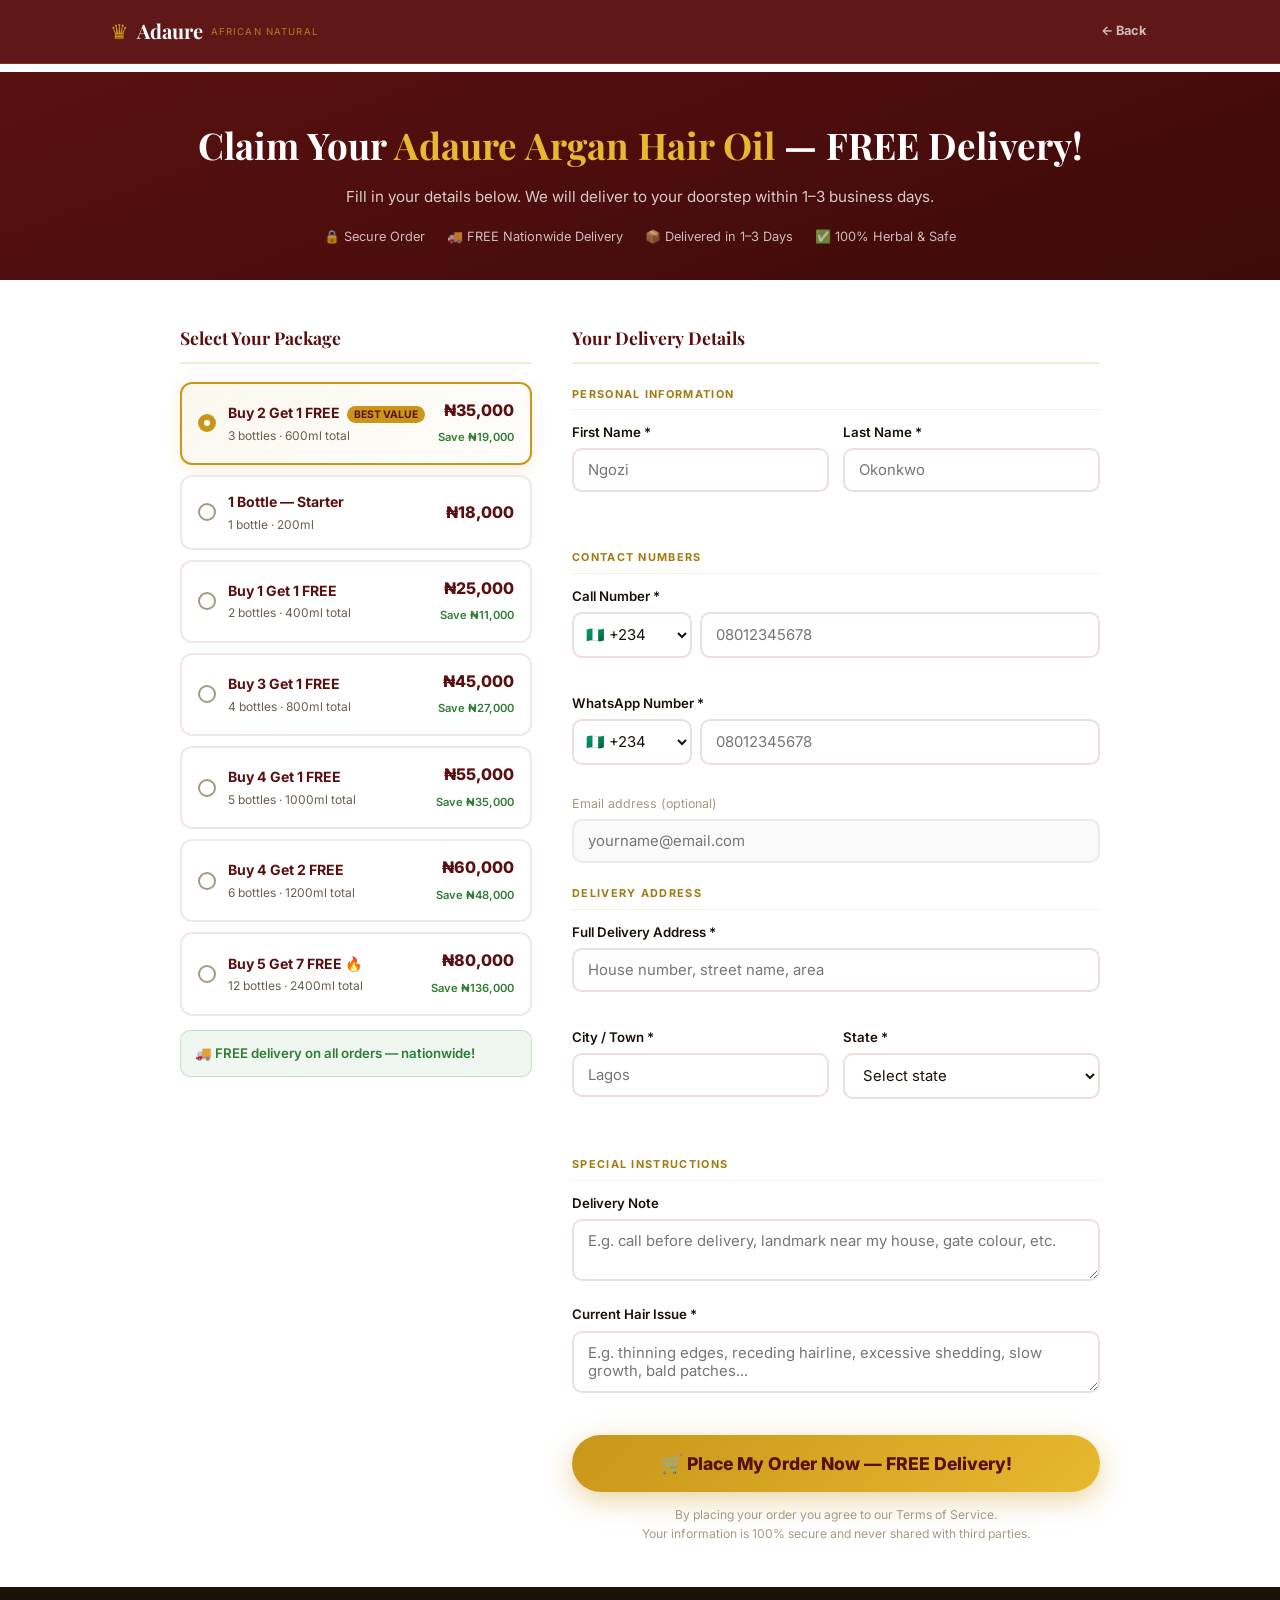
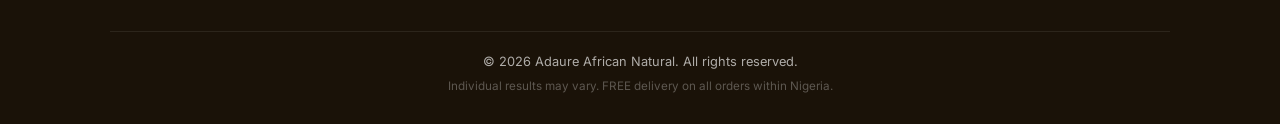
<file: order.html>
<!DOCTYPE html>
<html lang="en">
<head>
  <meta charset="UTF-8" />
  <meta name="viewport" content="width=device-width, initial-scale=1.0" />
  <title>Order — Adaure Argan Hair Oil | FREE Delivery Nationwide</title>
  <meta name="description" content="Order Adaure Moroccan Argan Hair Oil. FREE delivery across Nigeria. 1-3 business days delivery." />
  <link rel="stylesheet" href="style.css" />
  <link href="https://fonts.googleapis.com/css2?family=Playfair+Display:wght@400;600;700;800&family=Inter:wght@300;400;500;600;700&display=swap" rel="stylesheet" />
</head>
<body class="order-page">

<!-- STICKY NAV -->
<header class="sticky-nav">
  <div class="nav-inner">
    <div class="nav-brand">
      <span class="brand-crown">♛</span>
      <span class="brand-name">Adaure</span>
      <span class="brand-sub">African Natural</span>
    </div>
    <a href="index.html" class="btn btn--sm" style="color:rgba(255,255,255,0.7);font-size:0.8rem;">← Back</a>
  </div>
</header>

<!-- ORDER HERO -->
<div class="order-hero">
  <h1>Claim Your <span>Adaure Argan Hair Oil</span> — FREE Delivery!</h1>
  <p>Fill in your details below. We will deliver to your doorstep within 1–3 business days.</p>
  <div class="order-trust-chips">
    <span>🔒 Secure Order</span>
    <span>🚚 FREE Nationwide Delivery</span>
    <span>📦 Delivered in 1–3 Days</span>
    <span>✅ 100% Herbal &amp; Safe</span>
  </div>
</div>

<!-- ORDER BODY -->
<div class="order-body">

  <!-- LEFT: Package Selector -->
  <div class="pkg-col">
    <h3>Select Your Package</h3>

    <div class="pkg-opt active" data-pkg="b2g1" data-price="₦35,000" data-label="Buy 2 Get 1 FREE — 3 Bottles (600ml)" onclick="selectPkg(this)">
      <div class="pkg-radio"></div>
      <div class="pkg-info">
        <div class="pkg-name">Buy 2 Get 1 FREE <span class="pkg-pop">BEST VALUE</span></div>
        <div class="pkg-desc">3 bottles · 600ml total</div>
      </div>
      <div class="pkg-price-col">
        <span class="pkg-price-val">₦35,000</span>
        <span class="pkg-price-save">Save ₦19,000</span>
      </div>
    </div>

    <div class="pkg-opt" data-pkg="starter" data-price="₦18,000" data-label="1 Bottle (200ml)" onclick="selectPkg(this)">
      <div class="pkg-radio"></div>
      <div class="pkg-info">
        <div class="pkg-name">1 Bottle — Starter</div>
        <div class="pkg-desc">1 bottle · 200ml</div>
      </div>
      <div class="pkg-price-col">
        <span class="pkg-price-val">₦18,000</span>
      </div>
    </div>

    <div class="pkg-opt" data-pkg="b1g1" data-price="₦25,000" data-label="Buy 1 Get 1 FREE — 2 Bottles (400ml)" onclick="selectPkg(this)">
      <div class="pkg-radio"></div>
      <div class="pkg-info">
        <div class="pkg-name">Buy 1 Get 1 FREE</div>
        <div class="pkg-desc">2 bottles · 400ml total</div>
      </div>
      <div class="pkg-price-col">
        <span class="pkg-price-val">₦25,000</span>
        <span class="pkg-price-save">Save ₦11,000</span>
      </div>
    </div>

    <div class="pkg-opt" data-pkg="b3g1" data-price="₦45,000" data-label="Buy 3 Get 1 FREE — 4 Bottles (800ml)" onclick="selectPkg(this)">
      <div class="pkg-radio"></div>
      <div class="pkg-info">
        <div class="pkg-name">Buy 3 Get 1 FREE</div>
        <div class="pkg-desc">4 bottles · 800ml total</div>
      </div>
      <div class="pkg-price-col">
        <span class="pkg-price-val">₦45,000</span>
        <span class="pkg-price-save">Save ₦27,000</span>
      </div>
    </div>

    <div class="pkg-opt" data-pkg="b4g1" data-price="₦55,000" data-label="Buy 4 Get 1 FREE — 5 Bottles (1000ml)" onclick="selectPkg(this)">
      <div class="pkg-radio"></div>
      <div class="pkg-info">
        <div class="pkg-name">Buy 4 Get 1 FREE</div>
        <div class="pkg-desc">5 bottles · 1000ml total</div>
      </div>
      <div class="pkg-price-col">
        <span class="pkg-price-val">₦55,000</span>
        <span class="pkg-price-save">Save ₦35,000</span>
      </div>
    </div>

    <div class="pkg-opt" data-pkg="b4g2" data-price="₦60,000" data-label="Buy 4 Get 2 FREE — 6 Bottles (1200ml)" onclick="selectPkg(this)">
      <div class="pkg-radio"></div>
      <div class="pkg-info">
        <div class="pkg-name">Buy 4 Get 2 FREE</div>
        <div class="pkg-desc">6 bottles · 1200ml total</div>
      </div>
      <div class="pkg-price-col">
        <span class="pkg-price-val">₦60,000</span>
        <span class="pkg-price-save">Save ₦48,000</span>
      </div>
    </div>

    <div class="pkg-opt" data-pkg="b5g7" data-price="₦80,000" data-label="Buy 5 Get 7 FREE — 12 Bottles (2400ml)" onclick="selectPkg(this)">
      <div class="pkg-radio"></div>
      <div class="pkg-info">
        <div class="pkg-name">Buy 5 Get 7 FREE 🔥</div>
        <div class="pkg-desc">12 bottles · 2400ml total</div>
      </div>
      <div class="pkg-price-col">
        <span class="pkg-price-val">₦80,000</span>
        <span class="pkg-price-save">Save ₦136,000</span>
      </div>
    </div>

    <div class="free-ship">
      🚚 FREE delivery on all orders — nationwide!
    </div>
  </div>

  <!-- RIGHT: Order Form -->
  <div class="form-col">
    <h3>Your Delivery Details</h3>
    <form id="orderForm" novalidate>

      <!-- Hidden fields for package selection -->
      <input type="hidden" id="selectedPkg" value="b2g1" />
      <input type="hidden" id="selectedPrice" value="₦35,000" />
      <input type="hidden" id="selectedLabel" value="Buy 2 Get 1 FREE — 3 Bottles (600ml)" />

      <div class="form-sec-label">Personal Information</div>

      <div class="form-row">
        <div class="form-group">
          <label for="firstName">First Name *</label>
          <input type="text" id="firstName" name="firstName" placeholder="Ngozi" autocomplete="given-name" required />
          <span class="form-err" id="firstNameErr"></span>
        </div>
        <div class="form-group">
          <label for="lastName">Last Name *</label>
          <input type="text" id="lastName" name="lastName" placeholder="Okonkwo" autocomplete="family-name" required />
          <span class="form-err" id="lastNameErr"></span>
        </div>
      </div>

      <div class="form-sec-label">Contact Numbers</div>

      <div class="form-group">
        <label for="callPhone">Call Number *</label>
        <div class="phone-wrap">
          <select id="callCode" name="callCode" aria-label="Country code for call number">
            <option value="+234" selected>🇳🇬 +234</option>
            <option value="+1">🇺🇸 +1</option>
            <option value="+44">🇬🇧 +44</option>
            <option value="+233">🇬🇭 +233</option>
            <option value="+27">🇿🇦 +27</option>
            <option value="+254">🇰🇪 +254</option>
            <option value="+255">🇹🇿 +255</option>
            <option value="+256">🇺🇬 +256</option>
            <option value="+251">🇪🇹 +251</option>
            <option value="+212">🇲🇦 +212</option>
            <option value="+20">🇪🇬 +20</option>
            <option value="+49">🇩🇪 +49</option>
            <option value="+33">🇫🇷 +33</option>
          </select>
          <input type="tel" id="callPhone" name="callPhone" placeholder="08012345678" autocomplete="tel" required />
        </div>
        <span class="form-err" id="callPhoneErr"></span>
      </div>

      <div class="form-group">
        <label for="waPhone">WhatsApp Number *</label>
        <div class="phone-wrap">
          <select id="waCode" name="waCode" aria-label="Country code for WhatsApp number">
            <option value="+234" selected>🇳🇬 +234</option>
            <option value="+1">🇺🇸 +1</option>
            <option value="+44">🇬🇧 +44</option>
            <option value="+233">🇬🇭 +233</option>
            <option value="+27">🇿🇦 +27</option>
            <option value="+254">🇰🇪 +254</option>
            <option value="+255">🇹🇿 +255</option>
            <option value="+256">🇺🇬 +256</option>
            <option value="+251">🇪🇹 +251</option>
            <option value="+212">🇲🇦 +212</option>
            <option value="+20">🇪🇬 +20</option>
            <option value="+49">🇩🇪 +49</option>
            <option value="+33">🇫🇷 +33</option>
          </select>
          <input type="tel" id="waPhone" name="waPhone" placeholder="08012345678" autocomplete="tel" />
        </div>
        <span class="form-err" id="waPhoneErr"></span>
      </div>

      <!-- Email: optional, not prominently labelled -->
      <div class="form-group" style="margin-top:-6px;">
        <label for="email" style="font-weight:400;color:#A89880;font-size:0.78rem;">Email address (optional)</label>
        <input type="email" id="email" name="email" placeholder="yourname@email.com" autocomplete="email" style="border-color:rgba(123,26,26,0.08);background:#FAFAFA;" />
      </div>

      <div class="form-sec-label">Delivery Address</div>

      <div class="form-group">
        <label for="address">Full Delivery Address *</label>
        <input type="text" id="address" name="address" placeholder="House number, street name, area" autocomplete="street-address" required />
        <span class="form-err" id="addressErr"></span>
      </div>

      <div class="form-row">
        <div class="form-group">
          <label for="city">City / Town *</label>
          <input type="text" id="city" name="city" placeholder="Lagos" autocomplete="address-level2" required />
          <span class="form-err" id="cityErr"></span>
        </div>
        <div class="form-group">
          <label for="state">State *</label>
          <select id="state" name="state" required>
            <option value="">Select state</option>
            <option>Abia</option><option>Adamawa</option><option>Akwa Ibom</option>
            <option>Anambra</option><option>Bauchi</option><option>Bayelsa</option>
            <option>Benue</option><option>Borno</option><option>Cross River</option>
            <option>Delta</option><option>Ebonyi</option><option>Edo</option>
            <option>Ekiti</option><option>Enugu</option><option>FCT Abuja</option>
            <option>Gombe</option><option>Imo</option><option>Jigawa</option>
            <option>Kaduna</option><option>Kano</option><option>Katsina</option>
            <option>Kebbi</option><option>Kogi</option><option>Kwara</option>
            <option>Lagos</option><option>Nasarawa</option><option>Niger</option>
            <option>Ogun</option><option>Ondo</option><option>Osun</option>
            <option>Oyo</option><option>Plateau</option><option>Rivers</option>
            <option>Sokoto</option><option>Taraba</option><option>Yobe</option>
            <option>Zamfara</option>
          </select>
          <span class="form-err" id="stateErr"></span>
        </div>
      </div>

      <div class="form-sec-label">Special Instructions</div>

      <div class="form-group">
        <label for="deliveryNote">Delivery Note</label>
        <textarea id="deliveryNote" name="deliveryNote" rows="2" placeholder="E.g. call before delivery, landmark near my house, gate colour, etc."></textarea>
      </div>

      <div class="form-group">
        <label for="hairIssue">Current Hair Issue *</label>
        <textarea id="hairIssue" name="hairIssue" rows="2" placeholder="E.g. thinning edges, receding hairline, excessive shedding, slow growth, bald patches..." required></textarea>
        <span class="form-err" id="hairIssueErr"></span>
      </div>

      <button type="submit" class="submit-btn" id="submitBtn">
        <span class="spinner" id="spinner"></span>
        <span id="btnText">🛒 Place My Order Now — FREE Delivery!</span>
      </button>
      <p class="form-disc">
        By placing your order you agree to our Terms of Service.<br>
        Your information is 100% secure and never shared with third parties.
      </p>
    </form>
  </div>

</div>

<!-- FOOTER -->
<footer class="footer" style="margin-top:0;">
  <div class="container">
    <div class="footer-bottom">
      <p>© 2026 Adaure African Natural. All rights reserved.</p>
      <p class="footer-disc">Individual results may vary. FREE delivery on all orders within Nigeria.</p>
    </div>
  </div>
</footer>

<script src="order.js"></script>
</body>
</html>
</file>
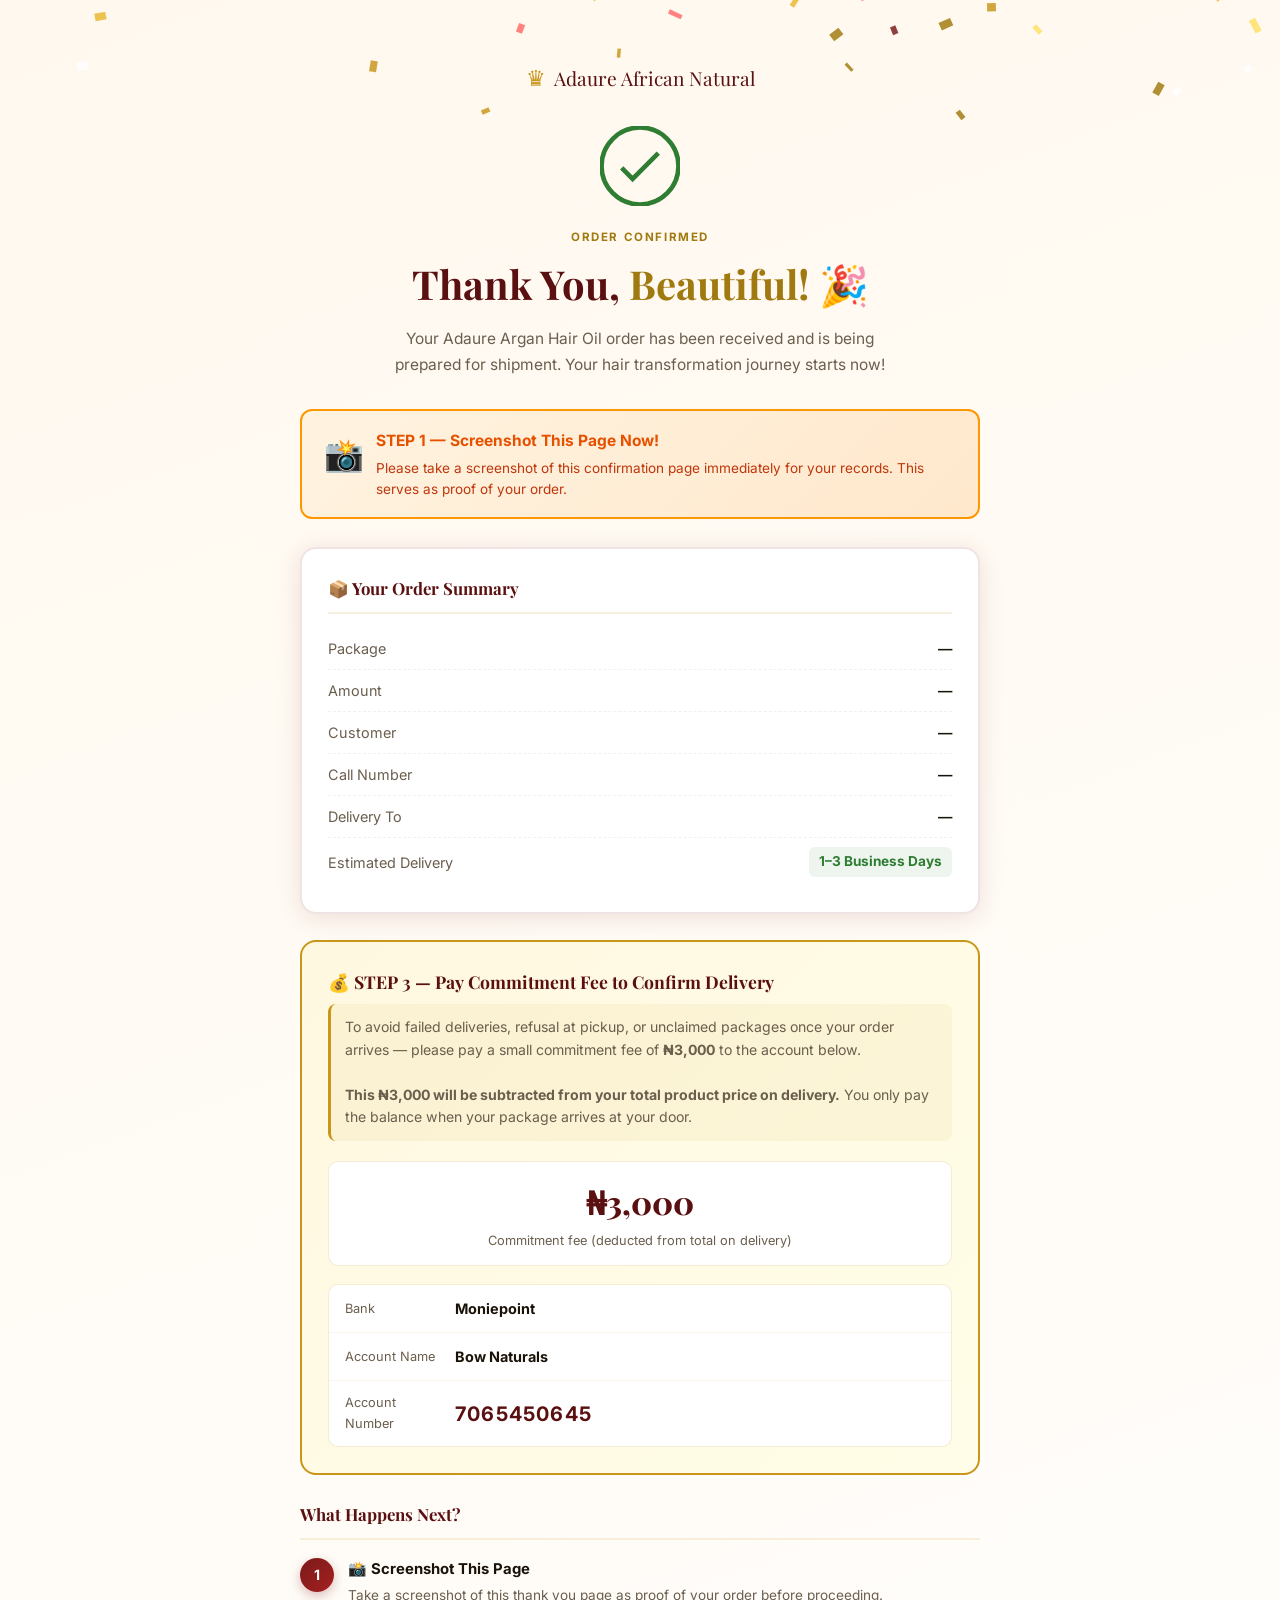
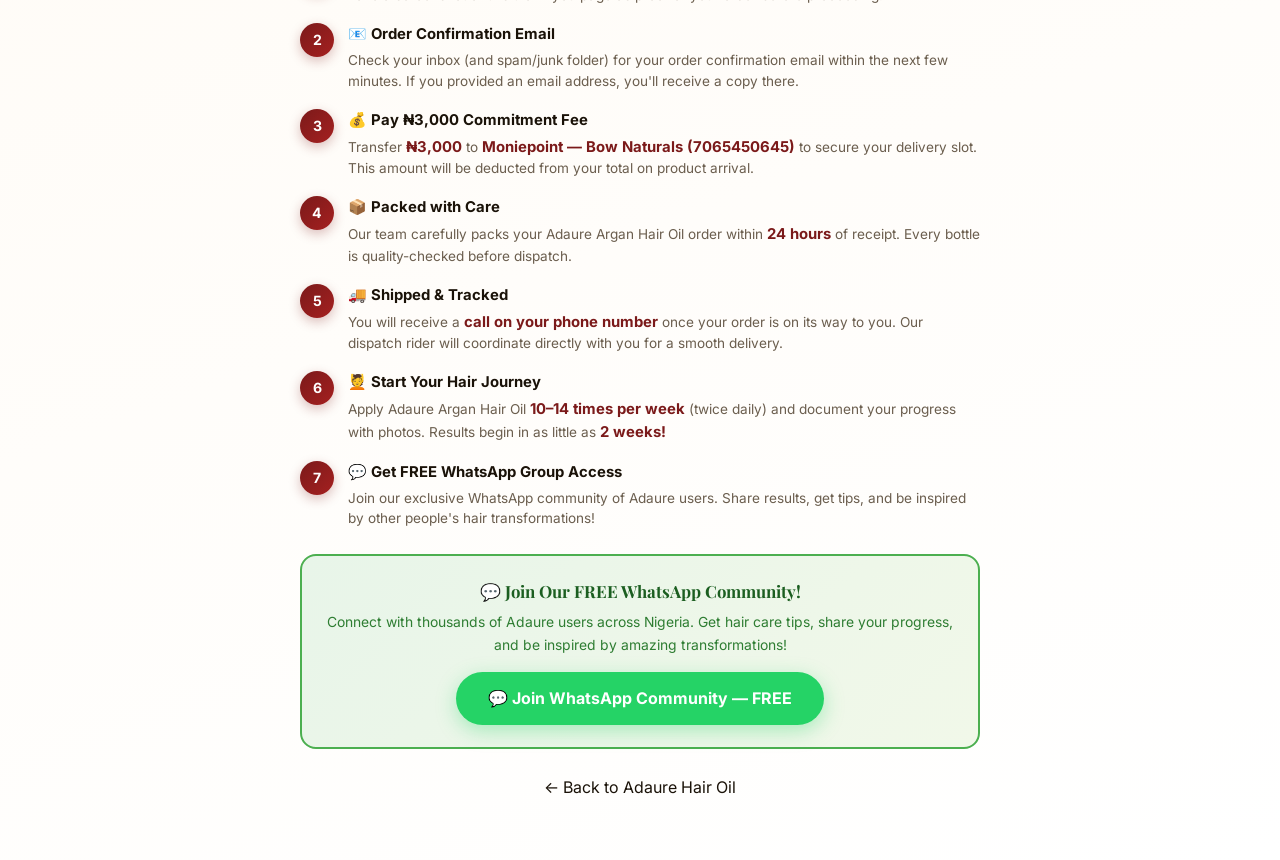
<file: thank-you.html>
<!DOCTYPE html>
<html lang="en">
<head>
  <meta charset="UTF-8" />
  <meta name="viewport" content="width=device-width, initial-scale=1.0" />
  <title>Order Confirmed — Adaure Argan Hair Oil</title>
  <meta name="description" content="Your Adaure Argan Hair Oil order has been confirmed. Delivery in 1-3 business days." />
  <link rel="stylesheet" href="style.css" />
  <link href="https://fonts.googleapis.com/css2?family=Playfair+Display:wght@400;600;700;800&family=Inter:wght@300;400;500;600;700&display=swap" rel="stylesheet" />
</head>
<body class="ty-page">

<div class="ty-wrap">

  <!-- Brand -->
  <div class="ty-brand">
    <span class="brand-crown">♛</span>
    <span>Adaure African Natural</span>
  </div>

  <!-- Checkmark -->
  <div class="ty-check">
    <svg viewBox="0 0 52 52" class="ty-checkmark">
      <circle class="ty-checkmark__circle" cx="26" cy="26" r="25" />
      <path class="ty-checkmark__check" d="M14.1 27.2l7.1 7.2 16.7-16.8" />
    </svg>
  </div>

  <!-- Header -->
  <div class="ty-header">
    <p class="ty-tag">Order Confirmed</p>
    <h1 class="ty-headline">Thank You, <span id="customerName">Beautiful!</span> 🎉</h1>
    <p class="ty-sub">Your Adaure Argan Hair Oil order has been received and is being prepared for shipment. Your hair transformation journey starts now!</p>
  </div>

  <!-- STEP 1: Screenshot Alert -->
  <div class="ty-screenshot">
    <div class="ss-icon">📸</div>
    <div>
      <h4>STEP 1 — Screenshot This Page Now!</h4>
      <p>Please take a screenshot of this confirmation page immediately for your records. This serves as proof of your order.</p>
    </div>
  </div>

  <!-- Order Summary -->
  <div class="ty-order-box">
    <h3>📦 Your Order Summary</h3>
    <div class="ty-row">
      <span class="r-label">Package</span>
      <span class="r-val" id="summaryPackage">—</span>
    </div>
    <div class="ty-row">
      <span class="r-label">Amount</span>
      <span class="r-val" id="summaryPrice">—</span>
    </div>
    <div class="ty-row">
      <span class="r-label">Customer</span>
      <span class="r-val" id="summaryName">—</span>
    </div>
    <div class="ty-row">
      <span class="r-label">Call Number</span>
      <span class="r-val" id="summaryPhone">—</span>
    </div>
    <div class="ty-row">
      <span class="r-label">Delivery To</span>
      <span class="r-val" id="summaryAddress">—</span>
    </div>
    <div class="ty-row">
      <span class="r-label">Estimated Delivery</span>
      <span class="r-val r-delivery">1–3 Business Days</span>
    </div>
  </div>

  <!-- STEP 3: Commitment Fee -->
  <div class="ty-commit-box">
    <h3>💰 STEP 3 — Pay Commitment Fee to Confirm Delivery</h3>
    <p class="commit-intro">
      To avoid failed deliveries, refusal at pickup, or unclaimed packages once your order arrives — please pay a small commitment fee of <strong>₦3,000</strong> to the account below. <br><br>
      <strong>This ₦3,000 will be subtracted from your total product price on delivery.</strong> You only pay the balance when your package arrives at your door.
    </p>
    <div class="commit-amount">
      <div class="fee">₦3,000</div>
      <div class="fee-note">Commitment fee (deducted from total on delivery)</div>
    </div>
    <div class="bank-box">
      <div class="bank-row">
        <span class="bank-lbl">Bank</span>
        <span class="bank-val">Moniepoint</span>
      </div>
      <div class="bank-row">
        <span class="bank-lbl">Account Name</span>
        <span class="bank-val">Bow Naturals</span>
      </div>
      <div class="bank-row">
        <span class="bank-lbl">Account Number</span>
        <span class="bank-val bank-val--num">7065450645</span>
      </div>
    </div>
  </div>

  <!-- What Happens Next -->
  <div class="ty-steps">
    <h3>What Happens Next?</h3>

    <div class="ty-step">
      <div class="ty-step-num">1</div>
      <div>
        <strong>📸 Screenshot This Page</strong>
        <p>Take a screenshot of this thank you page as proof of your order before proceeding.</p>
      </div>
    </div>

    <div class="ty-step">
      <div class="ty-step-num">2</div>
      <div>
        <strong>📧 Order Confirmation Email</strong>
        <p>Check your inbox (and spam/junk folder) for your order confirmation email within the next few minutes. If you provided an email address, you'll receive a copy there.</p>
      </div>
    </div>

    <div class="ty-step">
      <div class="ty-step-num">3</div>
      <div>
        <strong>💰 Pay ₦3,000 Commitment Fee</strong>
        <p>Transfer <strong>₦3,000</strong> to <strong>Moniepoint — Bow Naturals (7065450645)</strong> to secure your delivery slot. This amount will be deducted from your total on product arrival.</p>
      </div>
    </div>

    <div class="ty-step">
      <div class="ty-step-num">4</div>
      <div>
        <strong>📦 Packed with Care</strong>
        <p>Our team carefully packs your Adaure Argan Hair Oil order within <strong>24 hours</strong> of receipt. Every bottle is quality-checked before dispatch.</p>
      </div>
    </div>

    <div class="ty-step">
      <div class="ty-step-num">5</div>
      <div>
        <strong>🚚 Shipped &amp; Tracked</strong>
        <p>You will receive a <strong>call on your phone number</strong> once your order is on its way to you. Our dispatch rider will coordinate directly with you for a smooth delivery.</p>
      </div>
    </div>

    <div class="ty-step">
      <div class="ty-step-num">6</div>
      <div>
        <strong>💆 Start Your Hair Journey</strong>
        <p>Apply Adaure Argan Hair Oil <strong>10–14 times per week</strong> (twice daily) and document your progress with photos. Results begin in as little as <strong>2 weeks!</strong></p>
      </div>
    </div>

    <div class="ty-step">
      <div class="ty-step-num">7</div>
      <div>
        <strong>💬 Get FREE WhatsApp Group Access</strong>
        <p>Join our exclusive WhatsApp community of Adaure users. Share results, get tips, and be inspired by other people's hair transformations!</p>
      </div>
    </div>

  </div>

  <!-- WhatsApp Group Box -->
  <div class="ty-wa-box">
    <h3>💬 Join Our FREE WhatsApp Community!</h3>
    <p>Connect with thousands of Adaure users across Nigeria. Get hair care tips, share your progress, and be inspired by amazing transformations!</p>
    <a href="https://wa.me/2347065450645?text=Hi!%20I%20just%20ordered%20Adaure%20Argan%20Hair%20Oil.%20Please%20add%20me%20to%20the%20WhatsApp%20group%20🌿" target="_blank" rel="noopener" class="btn btn--whatsapp">
      💬 Join WhatsApp Community — FREE
    </a>
  </div>

  <!-- Back link -->
  <div style="text-align:center;margin-top:24px;">
    <a href="index.html" class="ty-back">← Back to Adaure Hair Oil</a>
  </div>

</div>

<canvas id="confetti-canvas"></canvas>
<script src="thankyou.js"></script>
</body>
</html>
</file>
<file: style.css>
/* ==============================================
   ADAURE ARGAN HAIR OIL — Complete Stylesheet
   ============================================== */

:root {
  --wine:     #7B1A1A;
  --wine-dk:  #5A1010;
  --wine-lt:  #A52020;
  --gold:     #C9961A;
  --gold-lt:  #E8B830;
  --gold-dk:  #A07A10;
  --cream:    #FFF8EE;
  --cream-dk: #F5EDD8;
  --dark:     #1A1208;
  --gray:     #6B5E4E;
  --gray-lt:  #A89880;
  --white:    #FFFFFF;
  --success:  #2E7D32;
  --error:    #C62828;
  --whatsapp: #25D366;

  --font-head: 'Playfair Display', Georgia, serif;
  --font-body: 'Inter', system-ui, sans-serif;

  --radius: 12px;
  --shadow: 0 4px 24px rgba(123,26,26,0.12);
  --shadow-lg: 0 12px 48px rgba(123,26,26,0.2);
}

*, *::before, *::after { box-sizing: border-box; margin: 0; padding: 0; }
html { scroll-behavior: smooth; }
body { font-family: var(--font-body); color: var(--dark); background: var(--white); line-height: 1.6; overflow-x: hidden; }
img { max-width: 100%; height: auto; display: block; }
a { text-decoration: none; color: inherit; }
ul { list-style: none; }

.container { max-width: 1100px; margin: 0 auto; padding: 0 20px; }
.section { padding: 72px 0; }
.text-center { text-align: center; }

/* ── BUTTONS ── */
.btn {
  display: inline-flex; align-items: center; justify-content: center; gap: 8px;
  padding: 16px 32px; border-radius: 50px; font-family: var(--font-body);
  font-weight: 700; font-size: 1rem; cursor: pointer; border: 2px solid transparent;
  transition: all 0.25s ease; text-align: center; line-height: 1.3; white-space: nowrap;
}
.btn--hero {
  background: linear-gradient(135deg, var(--gold), var(--gold-lt));
  color: var(--wine-dk); font-size: 1.15rem; padding: 20px 40px;
  box-shadow: 0 8px 32px rgba(201,150,26,0.5); border: none;
  animation: pulse-btn 2.5s ease-in-out infinite;
}
.btn--hero:hover { transform: translateY(-3px); box-shadow: 0 14px 44px rgba(201,150,26,0.65); animation: none; }
.btn--gold { background: linear-gradient(135deg, var(--gold), var(--gold-lt)); color: var(--wine-dk); box-shadow: 0 6px 20px rgba(201,150,26,0.4); }
.btn--gold:hover { transform: translateY(-2px); box-shadow: 0 10px 28px rgba(201,150,26,0.55); }
.btn--wine { background: linear-gradient(135deg, var(--wine), var(--wine-lt)); color: var(--white); box-shadow: 0 6px 20px rgba(123,26,26,0.35); }
.btn--wine:hover { transform: translateY(-2px); box-shadow: 0 10px 28px rgba(123,26,26,0.45); }
.btn--outline-wine { background: transparent; color: var(--wine); border: 2px solid var(--wine); }
.btn--outline-wine:hover { background: var(--wine); color: var(--white); transform: translateY(-2px); }
.btn--sm { padding: 10px 22px; font-size: 0.875rem; }
.btn--lg { padding: 20px 44px; font-size: 1.15rem; }
.btn--full { width: 100%; display: flex; }
.btn--whatsapp { background: var(--whatsapp); color: var(--white); border: none; box-shadow: 0 6px 20px rgba(37,211,102,0.35); }
.btn--whatsapp:hover { background: #128C7E; transform: translateY(-2px); }

@keyframes pulse-btn {
  0%, 100% { transform: scale(1); box-shadow: 0 8px 32px rgba(201,150,26,0.5); }
  50% { transform: scale(1.03); box-shadow: 0 14px 44px rgba(201,150,26,0.7); }
}

/* ── SECTION LABELS / TITLES ── */
.section-label { font-size: 0.72rem; font-weight: 700; letter-spacing: 0.15em; color: var(--gold); text-transform: uppercase; margin-bottom: 10px; }
.section-title { font-family: var(--font-head); font-size: clamp(1.8rem, 4vw, 2.8rem); color: var(--wine-dk); line-height: 1.25; margin-bottom: 14px; }
.section-sub { color: var(--gray); font-size: 1.05rem; max-width: 640px; margin: 0 auto 40px; text-align: center; }
.gold-text { color: var(--gold-lt); }

/* ── STICKY NAV ── */
.sticky-nav {
  position: fixed; top: 0; left: 0; right: 0; z-index: 1000;
  background: rgba(90,16,16,0.97); backdrop-filter: blur(12px);
  border-bottom: 1px solid rgba(201,150,26,0.25); padding: 11px 0;
}
.nav-inner { max-width: 1100px; margin: 0 auto; padding: 0 20px; display: flex; align-items: center; justify-content: space-between; }
.nav-brand { display: flex; align-items: center; gap: 8px; }
.brand-crown { font-size: 1.3rem; color: var(--gold); }
.brand-name { font-family: var(--font-head); font-size: 1.25rem; color: var(--white); font-weight: 700; }
.brand-sub { font-size: 0.6rem; color: rgba(201,150,26,0.8); letter-spacing: 0.12em; text-transform: uppercase; }

/* ── HERO ── */
.hero {
  min-height: 100vh; padding: 100px 20px 60px;
  background: linear-gradient(160deg, var(--wine-dk) 0%, #3D0A0A 55%, #1A0505 100%);
  display: flex; align-items: center; position: relative; overflow: hidden;
}
.hero::before {
  content: ''; position: absolute; inset: 0; pointer-events: none;
  background: radial-gradient(ellipse at 25% 50%, rgba(201,150,26,0.08) 0%, transparent 60%),
              radial-gradient(ellipse at 80% 20%, rgba(201,150,26,0.05) 0%, transparent 50%);
}
.hero-inner { max-width: 1100px; margin: 0 auto; width: 100%; display: grid; grid-template-columns: 1.1fr 0.9fr; gap: 60px; align-items: center; position: relative; z-index: 1; }

.hero-badge { display: inline-flex; align-items: center; gap: 6px; background: rgba(201,150,26,0.15); border: 1px solid rgba(201,150,26,0.35); color: var(--gold-lt); padding: 7px 18px; border-radius: 50px; font-size: 0.82rem; font-weight: 600; margin-bottom: 22px; }
.hero-headline { font-family: var(--font-head); font-size: clamp(2rem, 5vw, 3.6rem); color: var(--white); line-height: 1.15; margin-bottom: 18px; }
.hero-sub { color: rgba(255,255,255,0.82); font-size: 1.08rem; line-height: 1.7; margin-bottom: 28px; }
.hero-sub strong { color: var(--gold-lt); }
.hero-chips { display: flex; flex-wrap: wrap; gap: 8px; margin-bottom: 32px; }
.hero-chips span { background: rgba(255,255,255,0.09); border: 1px solid rgba(255,255,255,0.18); color: rgba(255,255,255,0.88); padding: 5px 14px; border-radius: 50px; font-size: 0.8rem; font-weight: 500; }
.hero-urgency { color: var(--gold-lt); font-size: 0.86rem; font-weight: 600; margin-top: 14px; }

.hero-img-wrap { position: relative; display: flex; justify-content: center; }
.hero-product-img { width: 100%; max-width: 400px; border-radius: 20px; overflow: hidden; box-shadow: 0 30px 80px rgba(0,0,0,0.5), 0 0 60px rgba(201,150,26,0.12); }
.hero-product-img img { width: 100%; height: 480px; object-fit: cover; }

/* CSS bottle fallback */
.bottle-fallback { width: 100%; height: 480px; display: flex; align-items: center; justify-content: center; background: linear-gradient(160deg, rgba(120,20,20,0.5), rgba(60,5,5,0.8)); }
.css-bottle { text-align: center; }
.css-bottle-cap { width: 70px; height: 34px; background: linear-gradient(135deg, #FF4444, #CC0000); border-radius: 8px 8px 0 0; margin: 0 auto; }
.css-bottle-body { width: 160px; height: 300px; background: linear-gradient(160deg, rgba(140,20,20,0.95), rgba(80,5,5,0.98)); border-radius: 10px 10px 30px 30px; margin: 0 auto; display: flex; align-items: center; justify-content: center; border: 1px solid rgba(201,150,26,0.3); }
.css-bottle-label { color: var(--gold-lt); text-align: center; padding: 12px; }
.css-bottle-label .l-crown { font-size: 1.8rem; }
.css-bottle-label .l-brand { font-family: var(--font-head); font-size: 1.1rem; font-weight: 700; }
.css-bottle-label .l-sub { font-size: 0.5rem; letter-spacing: 0.1em; opacity: 0.8; }
.css-bottle-label .l-product { font-size: 0.85rem; font-weight: 800; margin: 6px 0 2px; }
.css-bottle-label .l-size { font-size: 0.65rem; opacity: 0.7; margin-top: 10px; }

/* ── TRUST BAR ── */
.trust-bar { background: var(--wine-dk); padding: 18px 0; border-bottom: 3px solid var(--gold); }
.trust-inner { max-width: 1100px; margin: 0 auto; padding: 0 20px; display: flex; justify-content: center; flex-wrap: wrap; gap: 8px 32px; }
.trust-item { display: flex; align-items: center; gap: 8px; color: var(--white); font-size: 0.86rem; font-weight: 500; white-space: nowrap; }
.trust-item-icon { font-size: 1.05rem; }

/* ── PAIN SECTION ── */
.pain-section { background: var(--cream); }
.pain-section .section-title, .pain-section .section-label { text-align: center; }
.pain-grid { display: grid; grid-template-columns: repeat(auto-fit, minmax(230px, 1fr)); gap: 18px; margin-bottom: 36px; }
.pain-card { background: var(--white); border-radius: var(--radius); padding: 26px 20px; text-align: center; border: 1px solid rgba(123,26,26,0.1); box-shadow: var(--shadow); transition: transform 0.25s; }
.pain-card:hover { transform: translateY(-4px); }
.pain-icon { font-size: 2.2rem; margin-bottom: 10px; }
.pain-card p { color: var(--gray); font-size: 0.93rem; line-height: 1.5; }
.pain-bridge { background: linear-gradient(135deg, var(--wine-dk), var(--wine-lt)); color: var(--white); padding: 30px 36px; border-radius: var(--radius); text-align: center; }
.pain-bridge p:first-child { font-size: 1.15rem; color: var(--gold-lt); font-weight: 700; margin-bottom: 8px; }
.pain-bridge p:last-child { font-size: 0.96rem; opacity: 0.88; }

/* ── MID-CTA STRIPS ── */
.mid-cta { background: var(--cream-dk); padding: 44px 20px; text-align: center; border-top: 2px solid rgba(201,150,26,0.18); border-bottom: 2px solid rgba(201,150,26,0.18); }
.mid-cta--dark { background: linear-gradient(135deg, var(--wine-dk), #3D0A0A); }
.mid-cta--dark h3 { font-family: var(--font-head); font-size: 1.45rem; color: var(--white); margin-bottom: 22px; }
.cta-note { font-size: 0.86rem; color: var(--gray); margin-top: 12px; }
.mid-cta--dark .cta-note { color: rgba(255,255,255,0.65); }

/* ── PRODUCT SECTION ── */
.product-section { background: var(--white); }
.product-layout { display: grid; grid-template-columns: 1fr 1.1fr; gap: 60px; align-items: center; }
.product-img-col { border-radius: 20px; overflow: hidden; box-shadow: var(--shadow-lg); }
.product-img-col img { width: 100%; height: 500px; object-fit: cover; }
.product-img-fallback { width: 100%; height: 500px; background: linear-gradient(160deg, var(--wine-dk), #1A0505); display: flex; align-items: center; justify-content: center; }
.product-info h2 { font-family: var(--font-head); font-size: clamp(1.6rem, 3vw, 2.3rem); color: var(--wine-dk); margin-bottom: 8px; }
.product-tagline { color: var(--gold-dk); font-weight: 600; font-size: 0.97rem; margin-bottom: 22px; }
.product-benefits li { padding: 10px 0; border-bottom: 1px solid rgba(123,26,26,0.07); font-size: 0.95rem; color: var(--dark); line-height: 1.5; }
.product-benefits li:last-child { border: none; }
.size-badge { display: flex; align-items: center; gap: 12px; margin-top: 26px; background: rgba(201,150,26,0.08); border: 1px solid rgba(201,150,26,0.25); border-radius: var(--radius); padding: 14px 18px; }
.size-badge-icon { font-size: 1.8rem; }
.size-badge strong { display: block; font-size: 0.97rem; color: var(--wine-dk); }
.size-badge span { font-size: 0.8rem; color: var(--gray); }

/* ── HOW TO USE ── */
.how-to-use { background: var(--cream); }
.how-to-use .section-title, .how-to-use .section-label { text-align: center; }
.steps-row { display: flex; align-items: stretch; gap: 12px; margin-bottom: 32px; }
.step-card { flex: 1; background: var(--white); border-radius: var(--radius); padding: 30px 20px; text-align: center; box-shadow: var(--shadow); position: relative; overflow: hidden; transition: transform 0.25s; }
.step-card::before { content: ''; position: absolute; top: 0; left: 0; right: 0; height: 4px; background: linear-gradient(90deg, var(--wine), var(--gold)); }
.step-card:hover { transform: translateY(-4px); }
.step-num { font-size: 0.65rem; font-weight: 800; letter-spacing: 0.12em; color: var(--gray-lt); margin-bottom: 8px; }
.step-icon { font-size: 2.4rem; margin-bottom: 10px; }
.step-card h3 { font-family: var(--font-head); font-size: 1.05rem; color: var(--wine-dk); margin-bottom: 8px; }
.step-card p { color: var(--gray); font-size: 0.88rem; line-height: 1.55; }
.step-card p strong { color: var(--wine); }
.step-arrow { color: var(--gold); font-size: 1.6rem; flex-shrink: 0; display: flex; align-items: center; }
.usage-tip { background: rgba(201,150,26,0.08); border: 1px solid rgba(201,150,26,0.25); border-radius: var(--radius); padding: 18px 22px; display: flex; align-items: flex-start; gap: 10px; font-size: 0.93rem; color: var(--gray); }
.usage-tip-icon { font-size: 1.4rem; flex-shrink: 0; }
.usage-tip strong { color: var(--gold-dk); }

/* ── BEFORE/AFTER ── */
.before-after { background: var(--white); }
.before-after .section-title, .before-after .section-label { text-align: center; }
.ba-grid { display: grid; grid-template-columns: 1fr 1fr; gap: 28px; }
.ba-card { border-radius: 16px; overflow: hidden; box-shadow: var(--shadow-lg); position: relative; }
.ba-card img { width: 100%; height: 420px; object-fit: cover; object-position: top; }
.ba-img-fallback { width: 100%; height: 420px; background: linear-gradient(160deg, var(--cream-dk), var(--cream)); display: flex; flex-direction: column; align-items: center; justify-content: center; gap: 12px; }
.ba-caption { position: absolute; bottom: 0; left: 0; right: 0; background: linear-gradient(0deg, rgba(90,16,16,0.95), transparent); color: var(--white); padding: 20px 16px 14px; }
.ba-caption strong { display: block; color: var(--gold-lt); font-size: 0.9rem; }
.ba-caption p { font-size: 0.82rem; opacity: 0.85; line-height: 1.4; margin-top: 4px; }

/* ── TESTIMONIALS ── */
.testimonials { background: var(--cream); }
.testimonials .section-title, .testimonials .section-label { text-align: center; }
.t-grid { display: grid; grid-template-columns: repeat(auto-fit, minmax(290px, 1fr)); gap: 22px; }
.t-card { background: var(--white); border-radius: var(--radius); padding: 26px 22px; border: 1px solid rgba(123,26,26,0.1); box-shadow: var(--shadow); }
.t-card--featured { border-color: var(--gold); box-shadow: 0 8px 32px rgba(201,150,26,0.18); }
.t-badge { background: linear-gradient(135deg, var(--gold), var(--gold-lt)); color: var(--wine-dk); font-size: 0.68rem; font-weight: 800; letter-spacing: 0.08em; text-transform: uppercase; padding: 3px 10px; border-radius: 50px; display: inline-block; margin-bottom: 10px; }
.t-stars { color: var(--gold); font-size: 1rem; margin-bottom: 10px; letter-spacing: 2px; }
.t-text { color: var(--gray); font-size: 0.91rem; line-height: 1.65; margin-bottom: 18px; font-style: italic; }
.t-author { display: flex; align-items: center; gap: 10px; }
.t-avatar { width: 42px; height: 42px; background: linear-gradient(135deg, var(--wine), var(--wine-lt)); color: var(--white); border-radius: 50%; display: flex; align-items: center; justify-content: center; font-weight: 700; font-size: 1.05rem; flex-shrink: 0; }
.t-author strong { display: block; font-size: 0.9rem; color: var(--dark); }
.t-author span { font-size: 0.75rem; color: var(--gray-lt); }

/* ── PRICING ── */
.pricing { background: var(--white); }
.pricing .section-title, .pricing .section-label { text-align: center; }
.pricing-grid { display: grid; grid-template-columns: repeat(auto-fit, minmax(250px, 1fr)); gap: 22px; margin-bottom: 32px; }
.p-card { border: 2px solid rgba(123,26,26,0.12); border-radius: 16px; padding: 30px 22px; text-align: center; background: var(--white); position: relative; transition: all 0.25s; box-shadow: var(--shadow); }
.p-card:hover { transform: translateY(-5px); box-shadow: var(--shadow-lg); border-color: var(--wine); }
.p-card--pop { border-color: var(--gold); background: linear-gradient(160deg, #FFFBF0, var(--white)); transform: scale(1.03); box-shadow: 0 12px 40px rgba(201,150,26,0.22); }
.p-card--pop:hover { transform: scale(1.03) translateY(-5px); }
.p-card--premium { border-color: var(--wine); background: linear-gradient(160deg, #FFF5F5, var(--white)); }
.p-badge { position: absolute; top: -13px; left: 50%; transform: translateX(-50%); background: linear-gradient(135deg, var(--gold), var(--gold-lt)); color: var(--wine-dk); font-size: 0.7rem; font-weight: 800; letter-spacing: 0.08em; padding: 4px 16px; border-radius: 50px; white-space: nowrap; }
.p-badge--red { background: linear-gradient(135deg, var(--wine), var(--wine-lt)); color: var(--white); }
.p-label { font-size: 0.72rem; font-weight: 700; letter-spacing: 0.1em; color: var(--gold-dk); text-transform: uppercase; margin-bottom: 6px; }
.p-deal { font-family: var(--font-head); font-size: 1.15rem; color: var(--wine-dk); margin-bottom: 4px; font-weight: 700; }
.p-vol { font-size: 0.78rem; color: var(--gray-lt); margin-bottom: 14px; }
.p-price { font-family: var(--font-head); font-size: 2.3rem; font-weight: 800; color: var(--wine-dk); line-height: 1; margin-bottom: 5px; }
.p-save { font-size: 0.82rem; color: var(--success); font-weight: 700; background: rgba(46,125,50,0.08); padding: 3px 10px; border-radius: 50px; display: inline-block; margin-bottom: 18px; }
.p-perks { margin-bottom: 22px; text-align: left; }
.p-perks li { padding: 6px 0; font-size: 0.86rem; color: var(--gray); border-bottom: 1px dashed rgba(123,26,26,0.07); }
.p-perks li:last-child { border: none; }
.pricing-footer { display: flex; align-items: center; gap: 12px; background: var(--cream); border-radius: var(--radius); padding: 16px 20px; font-size: 0.9rem; color: var(--gray); }
.pricing-footer span { font-size: 1.4rem; }
.pricing-footer strong { color: var(--wine-dk); }

/* ── INGREDIENTS ── */
.ingredients { background: var(--cream); }
.ingredients .section-title, .ingredients .section-label { text-align: center; }
.ing-grid { display: grid; grid-template-columns: repeat(auto-fit, minmax(220px, 1fr)); gap: 22px; }
.ing-card { background: var(--white); border-radius: var(--radius); padding: 26px 22px; text-align: center; border: 1px solid rgba(123,26,26,0.08); box-shadow: var(--shadow); transition: transform 0.25s; }
.ing-card:hover { transform: translateY(-4px); }
.ing-icon { font-size: 2.5rem; margin-bottom: 12px; }
.ing-card h3 { font-family: var(--font-head); font-size: 1rem; color: var(--wine-dk); margin-bottom: 8px; }
.ing-card p { color: var(--gray); font-size: 0.86rem; line-height: 1.55; }

/* ── GUARANTEE ── */
.guarantee { background: var(--white); }
.guarantee-inner { display: flex; align-items: center; gap: 44px; background: linear-gradient(135deg, var(--cream), var(--cream-dk)); border-radius: 20px; padding: 44px; border: 2px solid rgba(201,150,26,0.18); }
.g-badge { width: 140px; height: 140px; border-radius: 50%; background: linear-gradient(135deg, var(--wine-dk), var(--wine)); display: flex; flex-direction: column; align-items: center; justify-content: center; text-align: center; flex-shrink: 0; border: 4px solid var(--gold); box-shadow: 0 8px 24px rgba(123,26,26,0.28); gap: 3px; }
.g-icon { font-size: 1.8rem; }
.g-pct { font-family: var(--font-head); font-size: 1.5rem; font-weight: 800; color: var(--white); line-height: 1; }
.g-label { font-size: 0.62rem; color: var(--gold-lt); letter-spacing: 0.08em; text-transform: uppercase; }
.guarantee-text h2 { font-family: var(--font-head); font-size: 1.75rem; color: var(--wine-dk); margin-bottom: 14px; }
.guarantee-text p { color: var(--gray); font-size: 0.95rem; line-height: 1.7; margin-bottom: 10px; }

/* ── FAQ ── */
.faq { background: var(--cream); }
.faq .section-title, .faq .section-label { text-align: center; }
.faq-list { max-width: 740px; margin: 44px auto 0; }
.faq-item { border-bottom: 1px solid rgba(123,26,26,0.12); }
.faq-item summary { padding: 18px 0; cursor: pointer; font-weight: 600; font-size: 0.97rem; color: var(--wine-dk); display: flex; justify-content: space-between; align-items: center; list-style: none; gap: 16px; transition: color 0.2s; }
.faq-item summary::-webkit-details-marker { display: none; }
.faq-item summary::after { content: '+'; font-size: 1.3rem; font-weight: 300; color: var(--gold); flex-shrink: 0; transition: transform 0.25s; }
.faq-item[open] summary::after { transform: rotate(45deg); }
.faq-item[open] summary { color: var(--gold-dk); }
.faq-item p { padding: 0 0 18px; color: var(--gray); font-size: 0.93rem; line-height: 1.65; }
.faq-item p strong { color: var(--wine); }

/* ── FINAL CTA ── */
.final-cta { background: linear-gradient(160deg, var(--wine-dk) 0%, #3D0A0A 60%, #1A0505 100%); padding: 76px 20px; text-align: center; position: relative; overflow: hidden; }
.final-cta::before { content: ''; position: absolute; inset: 0; background: radial-gradient(ellipse at center, rgba(201,150,26,0.07) 0%, transparent 70%); }
.final-cta-inner { position: relative; z-index: 1; }
.final-cta h2 { font-family: var(--font-head); font-size: clamp(1.8rem, 4vw, 2.8rem); color: var(--white); margin-bottom: 14px; }
.final-cta > .final-cta-inner > p { color: rgba(255,255,255,0.8); font-size: 1.05rem; margin-bottom: 34px; }
.final-cta > .final-cta-inner > p strong { color: var(--gold-lt); }
.final-chips { display: flex; flex-wrap: wrap; justify-content: center; gap: 8px; margin-top: 26px; }
.final-chips span { background: rgba(255,255,255,0.08); border: 1px solid rgba(255,255,255,0.15); color: var(--white); padding: 5px 14px; border-radius: 50px; font-size: 0.82rem; }
.stock-warn { color: var(--gold-lt); font-size: 0.9rem; font-weight: 600; margin-top: 20px; }

/* ── FOOTER ── */
.footer { background: var(--dark); color: rgba(255,255,255,0.65); padding: 44px 0 22px; }
.footer-inner { display: flex; justify-content: space-between; align-items: flex-start; gap: 36px; margin-bottom: 28px; flex-wrap: wrap; }
.footer-logo { display: flex; align-items: center; gap: 8px; font-family: var(--font-head); font-size: 1.15rem; color: var(--white); margin-bottom: 10px; }
.footer-logo .brand-crown { color: var(--gold); }
.footer-brand p { font-size: 0.85rem; max-width: 270px; line-height: 1.55; }
.footer-links { display: flex; flex-direction: column; gap: 10px; }
.footer-links a { font-size: 0.86rem; color: rgba(255,255,255,0.55); transition: color 0.2s; }
.footer-links a:hover { color: var(--gold-lt); }
.footer-bottom { border-top: 1px solid rgba(255,255,255,0.08); padding-top: 20px; text-align: center; }
.footer-bottom p { font-size: 0.8rem; margin-bottom: 6px; }
.footer-disc { opacity: 0.45; font-size: 0.73rem !important; max-width: 580px; margin: 0 auto; line-height: 1.5; }

/* ── PURCHASE TICKER ── */
.purchase-ticker {
  position: fixed; bottom: 20px; left: 16px; z-index: 9999;
  background: var(--white); border-radius: 12px;
  box-shadow: 0 8px 32px rgba(0,0,0,0.15); padding: 13px 44px 13px 14px;
  display: flex; align-items: center; gap: 10px; max-width: 320px;
  border-left: 4px solid var(--wine);
  transition: opacity 0.4s, transform 0.4s;
}
.ticker-icon { font-size: 1.3rem; flex-shrink: 0; }
.ticker-msg { font-size: 0.82rem; color: var(--dark); line-height: 1.4; }
.ticker-name { font-weight: 700; color: var(--wine-dk); }
.ticker-loc { color: var(--gray); }
.ticker-close { position: absolute; top: 7px; right: 10px; background: none; border: none; font-size: 1rem; color: var(--gray-lt); cursor: pointer; }
.ticker-close:hover { color: var(--dark); }
.ticker-hidden { opacity: 0; transform: translateX(-110%); pointer-events: none; }
.ticker-enter { animation: ticker-slide-in 0.45s ease forwards; }
.ticker-exit  { animation: ticker-slide-out 0.45s ease forwards; }
@keyframes ticker-slide-in  { from { opacity: 0; transform: translateX(-110%); } to { opacity: 1; transform: translateX(0); } }
@keyframes ticker-slide-out { from { opacity: 1; transform: translateX(0); } to { opacity: 0; transform: translateX(-110%); } }

/* ── ORDER PAGE ── */
.order-page { padding-top: 72px; }
.order-hero { background: linear-gradient(160deg, var(--wine-dk), #3D0A0A); color: var(--white); padding: 44px 20px 32px; text-align: center; }
.order-hero h1 { font-family: var(--font-head); font-size: clamp(1.5rem, 4vw, 2.3rem); margin-bottom: 10px; }
.order-hero h1 span { color: var(--gold-lt); }
.order-hero p { color: rgba(255,255,255,0.78); font-size: 0.95rem; }
.order-trust-chips { display: flex; justify-content: center; flex-wrap: wrap; gap: 8px 22px; margin-top: 18px; }
.order-trust-chips span { font-size: 0.8rem; color: rgba(255,255,255,0.72); }

.order-body { max-width: 960px; margin: 0 auto; padding: 44px 20px; display: grid; grid-template-columns: 1fr 1.5fr; gap: 40px; align-items: start; }
.pkg-col { position: sticky; top: 90px; }
.pkg-col h3 { font-family: var(--font-head); font-size: 1.1rem; color: var(--wine-dk); margin-bottom: 18px; padding-bottom: 10px; border-bottom: 2px solid rgba(201,150,26,0.18); }

.pkg-opt { background: var(--white); border: 2px solid rgba(123,26,26,0.1); border-radius: 12px; padding: 14px 16px; margin-bottom: 10px; cursor: pointer; transition: all 0.2s; display: flex; align-items: center; gap: 12px; }
.pkg-opt:hover { border-color: var(--wine); background: var(--cream); }
.pkg-opt.active { border-color: var(--gold); background: linear-gradient(135deg, rgba(201,150,26,0.07), rgba(201,150,26,0.02)); box-shadow: 0 4px 16px rgba(201,150,26,0.15); }
.pkg-radio { width: 18px; height: 18px; border: 2px solid var(--gray-lt); border-radius: 50%; flex-shrink: 0; transition: all 0.2s; display: flex; align-items: center; justify-content: center; }
.pkg-opt.active .pkg-radio { border-color: var(--gold); background: var(--gold); }
.pkg-opt.active .pkg-radio::after { content: ''; width: 6px; height: 6px; background: var(--white); border-radius: 50%; }
.pkg-info { flex: 1; }
.pkg-name { font-weight: 700; font-size: 0.88rem; color: var(--wine-dk); }
.pkg-desc { font-size: 0.75rem; color: var(--gray); margin-top: 1px; }
.pkg-pop { font-size: 0.65rem; font-weight: 700; background: var(--gold); color: var(--wine-dk); padding: 2px 7px; border-radius: 50px; white-space: nowrap; margin-left: 4px; }
.pkg-price-col { text-align: right; }
.pkg-price-val { font-weight: 800; font-size: 1rem; color: var(--wine-dk); display: block; }
.pkg-price-save { font-size: 0.7rem; color: var(--success); font-weight: 600; }

.free-ship { background: rgba(46,125,50,0.07); border: 1px solid rgba(46,125,50,0.2); border-radius: 10px; padding: 12px 14px; margin-top: 14px; font-size: 0.83rem; color: var(--success); font-weight: 600; display: flex; align-items: center; gap: 7px; }

/* ── FORM ── */
.form-col h3 { font-family: var(--font-head); font-size: 1.1rem; color: var(--wine-dk); margin-bottom: 22px; padding-bottom: 10px; border-bottom: 2px solid rgba(201,150,26,0.18); }
.form-sec-label { font-size: 0.68rem; font-weight: 700; letter-spacing: 0.12em; text-transform: uppercase; color: var(--gold-dk); margin: 22px 0 12px; padding-bottom: 6px; border-bottom: 1px solid rgba(201,150,26,0.12); }
.form-row { display: grid; grid-template-columns: 1fr 1fr; gap: 14px; }
.form-group { margin-bottom: 16px; }
.form-group label { display: block; font-size: 0.83rem; font-weight: 600; color: var(--dark); margin-bottom: 5px; }
.form-group input,
.form-group select,
.form-group textarea {
  width: 100%; padding: 11px 14px; border: 2px solid rgba(123,26,26,0.14); border-radius: 10px;
  font-family: var(--font-body); font-size: 0.93rem; color: var(--dark); background: var(--white);
  transition: border-color 0.2s, box-shadow 0.2s; outline: none;
}
.form-group input:focus, .form-group select:focus, .form-group textarea:focus { border-color: var(--wine); box-shadow: 0 0 0 3px rgba(123,26,26,0.07); }
.form-group input.err, .form-group select.err { border-color: var(--error); }
.form-err { display: block; color: var(--error); font-size: 0.76rem; margin-top: 3px; min-height: 16px; }
.phone-wrap { display: flex; gap: 8px; }
.phone-wrap select { width: 120px; flex-shrink: 0; padding-left: 8px; padding-right: 8px; }
.phone-wrap input { flex: 1; }

.submit-btn {
  width: 100%; padding: 18px; background: linear-gradient(135deg, var(--gold), var(--gold-lt));
  color: var(--wine-dk); font-family: var(--font-body); font-size: 1.1rem; font-weight: 800;
  border: none; border-radius: 50px; cursor: pointer; box-shadow: 0 8px 28px rgba(201,150,26,0.4);
  transition: all 0.25s; display: flex; align-items: center; justify-content: center; gap: 8px;
  animation: pulse-btn 2.5s ease-in-out infinite;
}
.submit-btn:hover { transform: translateY(-2px); box-shadow: 0 12px 36px rgba(201,150,26,0.55); animation: none; }
.submit-btn:disabled { opacity: 0.7; cursor: not-allowed; transform: none; animation: none; }
.spinner { display: none; width: 18px; height: 18px; border: 3px solid rgba(90,16,16,0.25); border-top-color: var(--wine-dk); border-radius: 50%; animation: spin 0.8s linear infinite; }
@keyframes spin { to { transform: rotate(360deg); } }
.form-disc { font-size: 0.76rem; color: var(--gray-lt); text-align: center; margin-top: 14px; line-height: 1.5; }

/* ── THANK YOU PAGE ── */
.ty-page { min-height: 100vh; background: linear-gradient(160deg, var(--cream) 0%, var(--white) 100%); padding: 60px 20px; }
.ty-wrap { max-width: 680px; margin: 0 auto; }
.ty-brand { display: flex; align-items: center; justify-content: center; gap: 8px; font-family: var(--font-head); font-size: 1.2rem; color: var(--wine-dk); margin-bottom: 30px; }
.ty-brand .brand-crown { color: var(--gold); font-size: 1.4rem; }

.ty-check { width: 80px; height: 80px; margin: 0 auto 22px; }
.ty-checkmark { width: 80px; height: 80px; }
.ty-checkmark__circle { stroke-dasharray: 166; stroke-dashoffset: 166; stroke-width: 3; stroke: var(--success); fill: none; animation: stroke-anim 0.7s cubic-bezier(0.65,0,0.45,1) forwards; }
.ty-checkmark__check { stroke-dasharray: 48; stroke-dashoffset: 48; stroke-width: 3; stroke: var(--success); fill: none; animation: stroke-anim 0.4s cubic-bezier(0.65,0,0.45,1) 0.6s forwards; }
@keyframes stroke-anim { 100% { stroke-dashoffset: 0; } }

.ty-header { text-align: center; margin-bottom: 32px; }
.ty-tag { font-size: 0.72rem; font-weight: 700; letter-spacing: 0.14em; text-transform: uppercase; color: var(--gold-dk); margin-bottom: 6px; }
.ty-headline { font-family: var(--font-head); font-size: clamp(1.7rem, 4vw, 2.5rem); color: var(--wine-dk); margin-bottom: 10px; }
.ty-headline span { color: var(--gold-dk); }
.ty-sub { color: var(--gray); font-size: 0.97rem; line-height: 1.65; max-width: 520px; margin: 0 auto; }

.ty-screenshot { background: linear-gradient(135deg, #FFF3E0, #FFE8CC); border: 2px solid #FF9800; border-radius: var(--radius); padding: 18px 22px; margin: 28px 0; display: flex; align-items: flex-start; gap: 12px; }
.ty-screenshot .ss-icon { font-size: 2rem; flex-shrink: 0; }
.ty-screenshot h4 { font-size: 0.97rem; color: #E65100; margin-bottom: 4px; font-weight: 700; }
.ty-screenshot p { font-size: 0.85rem; color: #BF360C; line-height: 1.5; }

.ty-order-box { background: var(--white); border: 2px solid rgba(123,26,26,0.12); border-radius: 16px; padding: 26px; margin: 26px 0; box-shadow: var(--shadow); }
.ty-order-box h3 { font-family: var(--font-head); font-size: 1.05rem; color: var(--wine-dk); margin-bottom: 14px; padding-bottom: 10px; border-bottom: 2px solid rgba(201,150,26,0.14); }
.ty-row { display: flex; justify-content: space-between; align-items: center; padding: 9px 0; border-bottom: 1px dashed rgba(123,26,26,0.07); font-size: 0.9rem; gap: 12px; }
.ty-row:last-child { border: none; }
.ty-row .r-label { color: var(--gray); }
.ty-row .r-val { font-weight: 600; color: var(--dark); text-align: right; }
.ty-row .r-delivery { color: var(--success); font-weight: 700; background: rgba(46,125,50,0.08); padding: 4px 10px; border-radius: 6px; font-size: 0.85rem; }

.ty-commit-box { background: linear-gradient(135deg, #FFF8E1, #FFFDE7); border: 2px solid var(--gold); border-radius: 16px; padding: 26px; margin: 26px 0; }
.ty-commit-box h3 { font-family: var(--font-head); font-size: 1.1rem; color: var(--wine-dk); margin-bottom: 8px; display: flex; align-items: center; gap: 8px; }
.commit-intro { font-size: 0.88rem; color: var(--gray); line-height: 1.6; margin-bottom: 20px; padding: 12px 14px; background: rgba(201,150,26,0.07); border-radius: 8px; border-left: 3px solid var(--gold); }
.commit-amount { text-align: center; background: var(--white); border-radius: 10px; padding: 14px; margin-bottom: 18px; border: 1px solid rgba(201,150,26,0.18); }
.commit-amount .fee { font-family: var(--font-head); font-size: 2rem; font-weight: 800; color: var(--wine-dk); }
.commit-amount .fee-note { font-size: 0.8rem; color: var(--gray); margin-top: 4px; }
.bank-box { background: var(--white); border-radius: 10px; overflow: hidden; border: 1px solid rgba(201,150,26,0.18); }
.bank-row { display: flex; align-items: center; padding: 12px 16px; border-bottom: 1px solid rgba(201,150,26,0.1); gap: 10px; font-size: 0.9rem; }
.bank-row:last-child { border: none; }
.bank-lbl { color: var(--gray); width: 100px; flex-shrink: 0; font-size: 0.8rem; }
.bank-val { font-weight: 700; color: var(--dark); }
.bank-val--num { font-size: 1.25rem; color: var(--wine-dk); letter-spacing: 0.06em; }

.ty-steps { margin: 26px 0; }
.ty-steps h3 { font-family: var(--font-head); font-size: 1.05rem; color: var(--wine-dk); margin-bottom: 18px; padding-bottom: 10px; border-bottom: 2px solid rgba(201,150,26,0.14); }
.ty-step { display: flex; gap: 14px; margin-bottom: 18px; align-items: flex-start; }
.ty-step-num { width: 34px; height: 34px; background: linear-gradient(135deg, var(--wine), var(--wine-lt)); color: var(--white); border-radius: 50%; display: flex; align-items: center; justify-content: center; font-weight: 700; font-size: 0.88rem; flex-shrink: 0; box-shadow: 0 4px 12px rgba(123,26,26,0.28); }
.ty-step strong { display: block; font-size: 0.93rem; color: var(--dark); margin-bottom: 3px; }
.ty-step p { font-size: 0.85rem; color: var(--gray); line-height: 1.5; }
.ty-step p strong { display: inline; color: var(--wine); }

.ty-wa-box { background: linear-gradient(135deg, #E8F5E9, #F1F8E9); border: 2px solid #4CAF50; border-radius: 16px; padding: 22px 24px; margin: 26px 0; text-align: center; }
.ty-wa-box h3 { color: #1B5E20; font-family: var(--font-head); font-size: 1.05rem; margin-bottom: 6px; display: flex; align-items: center; justify-content: center; gap: 7px; }
.ty-wa-box p { font-size: 0.87rem; color: #2E7D32; margin-bottom: 16px; }

#confetti-canvas { position: fixed; top: 0; left: 0; width: 100%; height: 100%; pointer-events: none; z-index: 9998; }

/* ── RESPONSIVE ── */
@media (max-width: 880px) {
  .hero-inner { grid-template-columns: 1fr; text-align: center; }
  .hero-img-wrap { display: none; }
  .hero-chips { justify-content: center; }
  .product-layout { grid-template-columns: 1fr; }
  .order-body { grid-template-columns: 1fr; }
  .pkg-col { position: static; }
  .guarantee-inner { flex-direction: column; text-align: center; }
  .ba-grid { grid-template-columns: 1fr; }
}
@media (max-width: 600px) {
  .section { padding: 50px 0; }
  .steps-row { flex-direction: column; }
  .step-arrow { transform: rotate(90deg); }
  .form-row { grid-template-columns: 1fr; }
  .pricing-grid { grid-template-columns: 1fr; }
  .p-card--pop { transform: none; }
  .p-card--pop:hover { transform: translateY(-5px); }
  .t-grid { grid-template-columns: 1fr; }
  .purchase-ticker { max-width: calc(100vw - 32px); }
  .trust-inner { justify-content: flex-start; gap: 6px 18px; }
  .bank-row { flex-direction: column; align-items: flex-start; gap: 3px; }
  .bank-lbl { width: auto; }
  .ty-row { flex-direction: column; align-items: flex-start; gap: 3px; }
}
</file>
